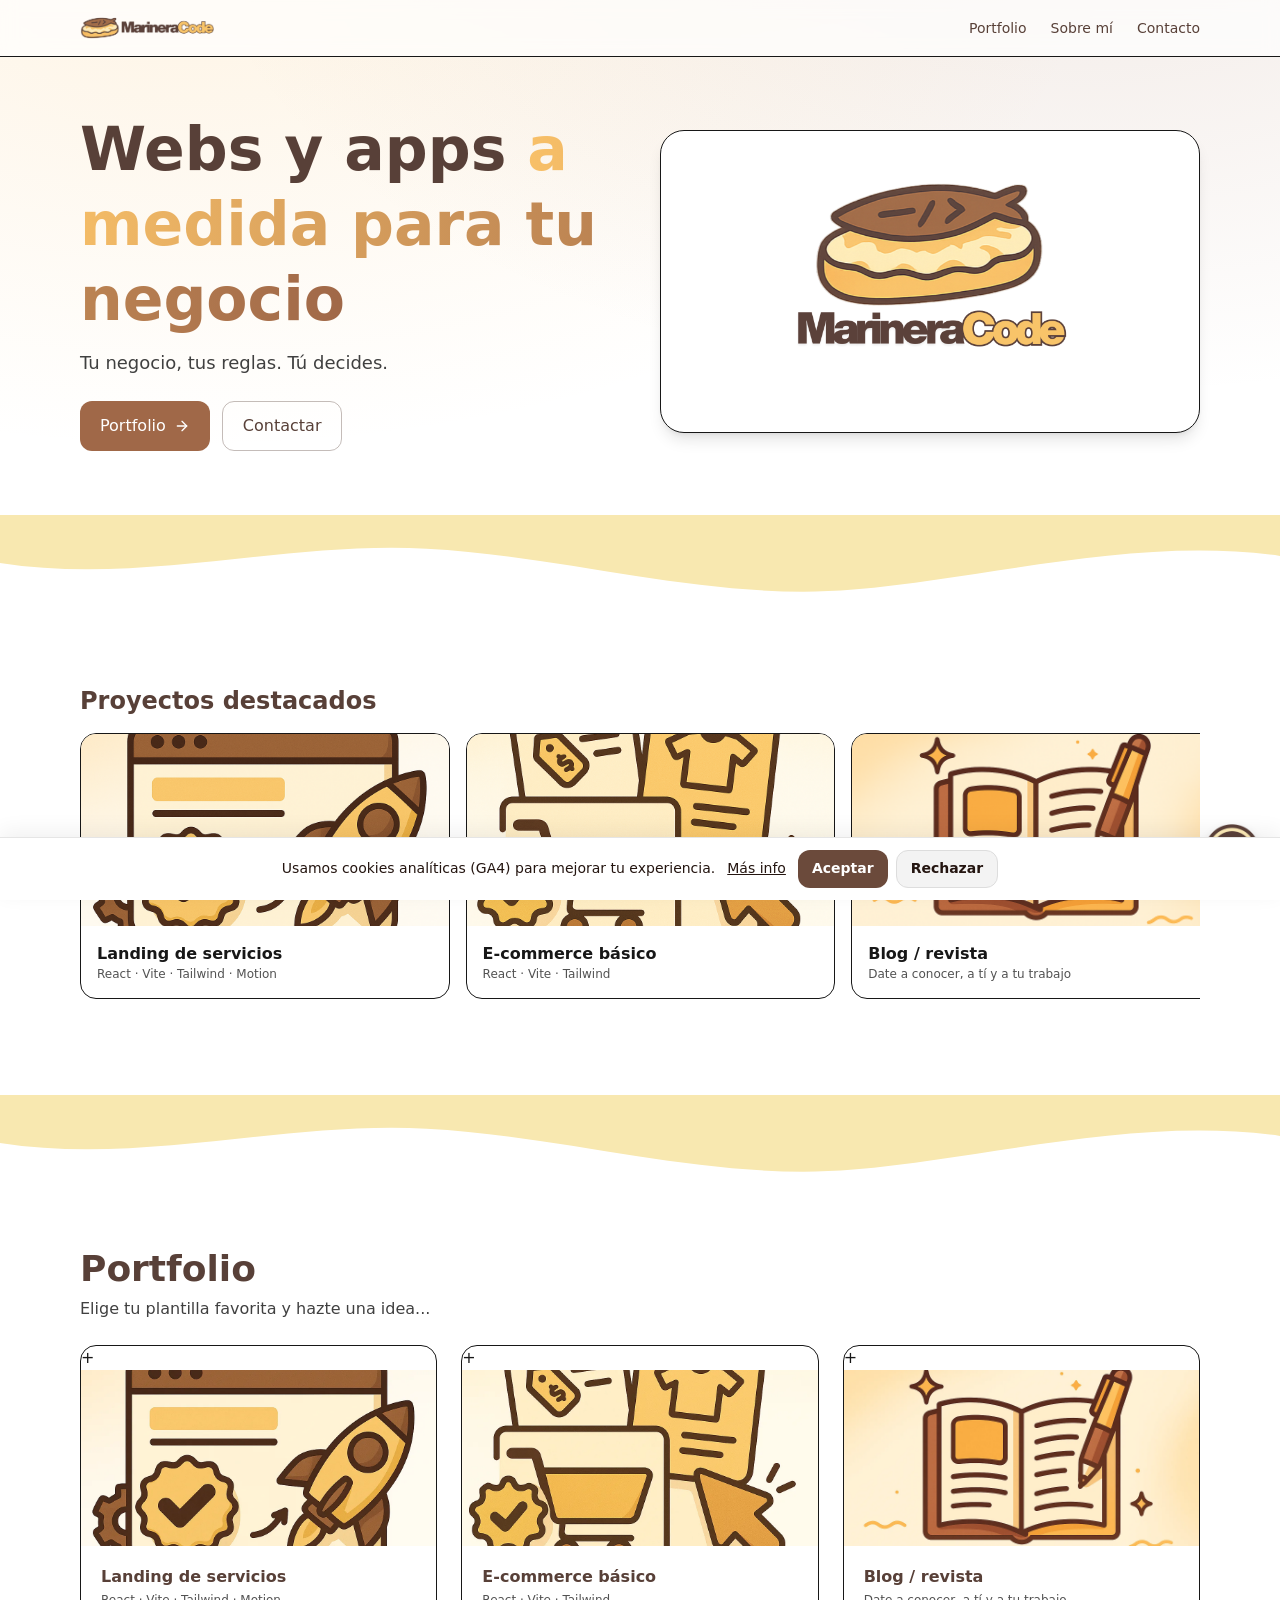
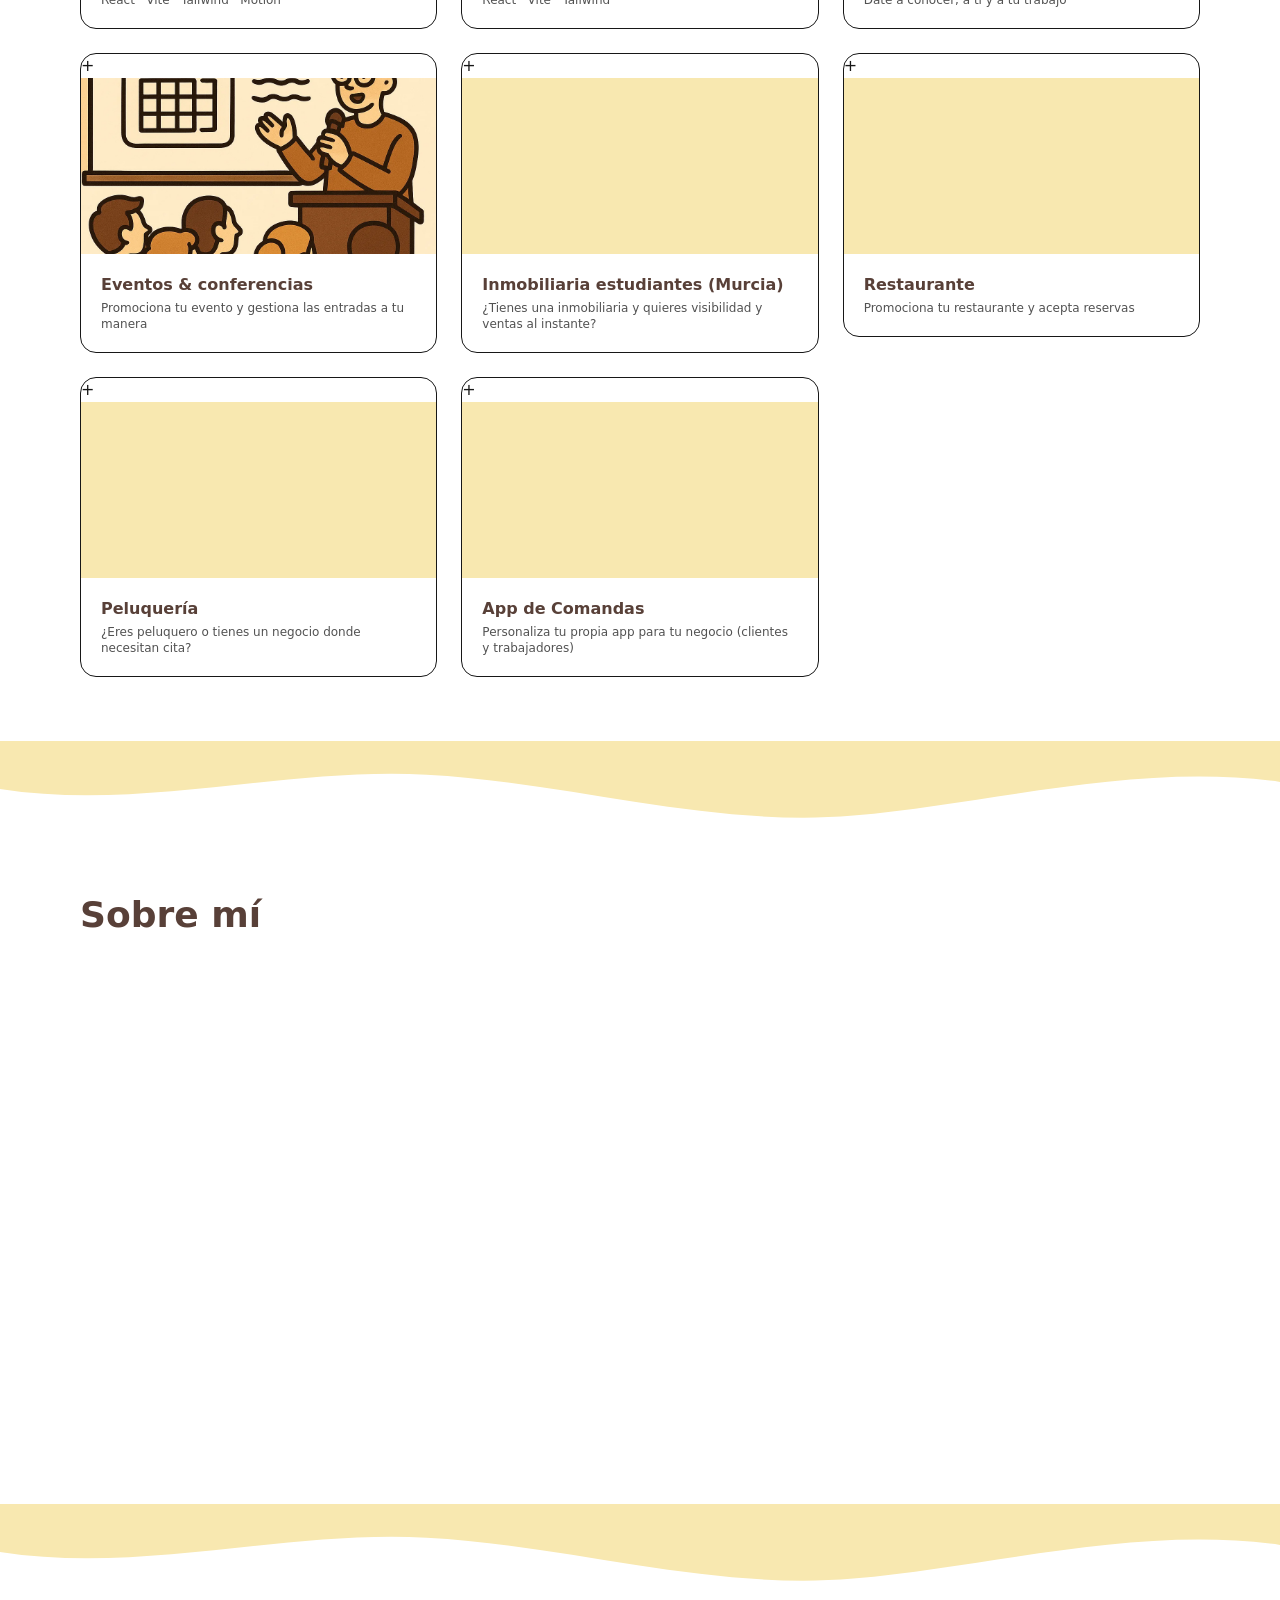
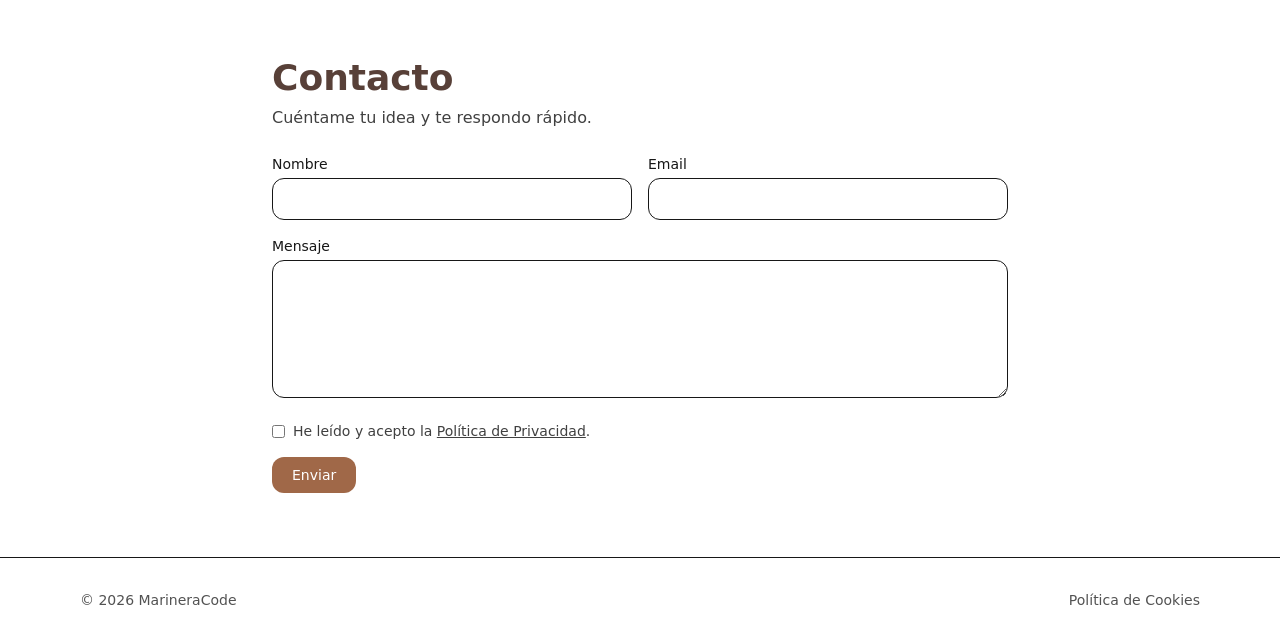
<file: index.html>
<!doctype html>
<html lang="es">
<head>
  <meta charset="UTF-8" />
  <meta name="viewport" content="width=device-width, initial-scale=1" />
  <title>MarineraCode — Portfolio</title>
  <meta name="description" content="Desarrollo web y apps: landings, e-commerce, blog, eventos e inmobiliaria." />
  <meta name="theme-color" content="#A06848" />
  <link rel="canonical" href="https://marineracode.com/">

  <!-- Iconos -->
  <link rel="icon" type="image/png" sizes="32x32" href="/logo-512.png" />
  <link rel="icon" type="image/png" sizes="192x192" href="/logo-512.png" />
  <link rel="apple-touch-icon" href="/logo-512.png" />
  <link rel="preload" as="image" href="/logo-rectangular.png" />

  <!-- Open Graph -->
  <meta property="og:title" content="MarineraCode — Portfolio" />
  <meta property="og:description" content="Webs y apps modernas, con sabor murciano ;)" />
  <meta property="og:type" content="website" />
  <meta property="og:image" content="/logo-con-letras.png" />
  <meta name="twitter:card" content="summary_large_image">

  <!-- Schema.org -->
  <script type="application/ld+json">
  {
    "@context": "https://schema.org",
    "@type": ["Organization","Person"],
    "name": "MarineraCode",
    "url": "https://marineracode.com/",
    "logo": "https://marineracode.com/logo-rectangular.png",
    "sameAs": ["https://github.com/hymako"],
    "contactPoint": [{
      "@type": "ContactPoint",
      "contactType": "customer support",
      "email": "castanocascales@gmail.com",
      "areaServed": "ES",
      "availableLanguage": ["es","en"]
    }]
  }
  </script>

  <!-- Consent Mode por defecto (denied) -->
  <script>
    window.dataLayer = window.dataLayer || [];
    function gtag(){ dataLayer.push(arguments) }
    gtag('consent', 'default', {
      analytics_storage: 'denied',
      ad_storage: 'denied',
      ad_user_data: 'denied',
      ad_personalization: 'denied'
    });
    gtag('set', 'url_passthrough', true);
  </script>

  <!-- Carga ÚNICA del banner de cookies (v cambiar al actualizar el archivo) -->
  <script>
    (function () {
      var v = '2025-09-12-3';
      var s = document.createElement('script');
      s.src = '/js/cookie-consent.v2.js?v=' + v;
      s.defer = true;
      document.head.appendChild(s);
    })();
  </script>

  <!-- GA4 -->
  <script async src="https://www.googletagmanager.com/gtag/js?id=G-RWYJ8T2Q7V"></script>
  <script>
    gtag('js', new Date());
    gtag('config', 'G-RWYJ8T2Q7V', { send_page_view: false });
  </script>
  <script type="module" crossorigin src="/assets/index-CfBm2FtM.js"></script>
  <link rel="stylesheet" crossorigin href="/assets/index-Y41HvGXp.css">
</head>

<body class="bg-white text-neutral-900">
  <div id="root"></div>

  <!-- Vite entry (cárgalo solo una vez) -->

  <!-- NO MÁS banners inline aquí -->
</body>
</html>
</file>
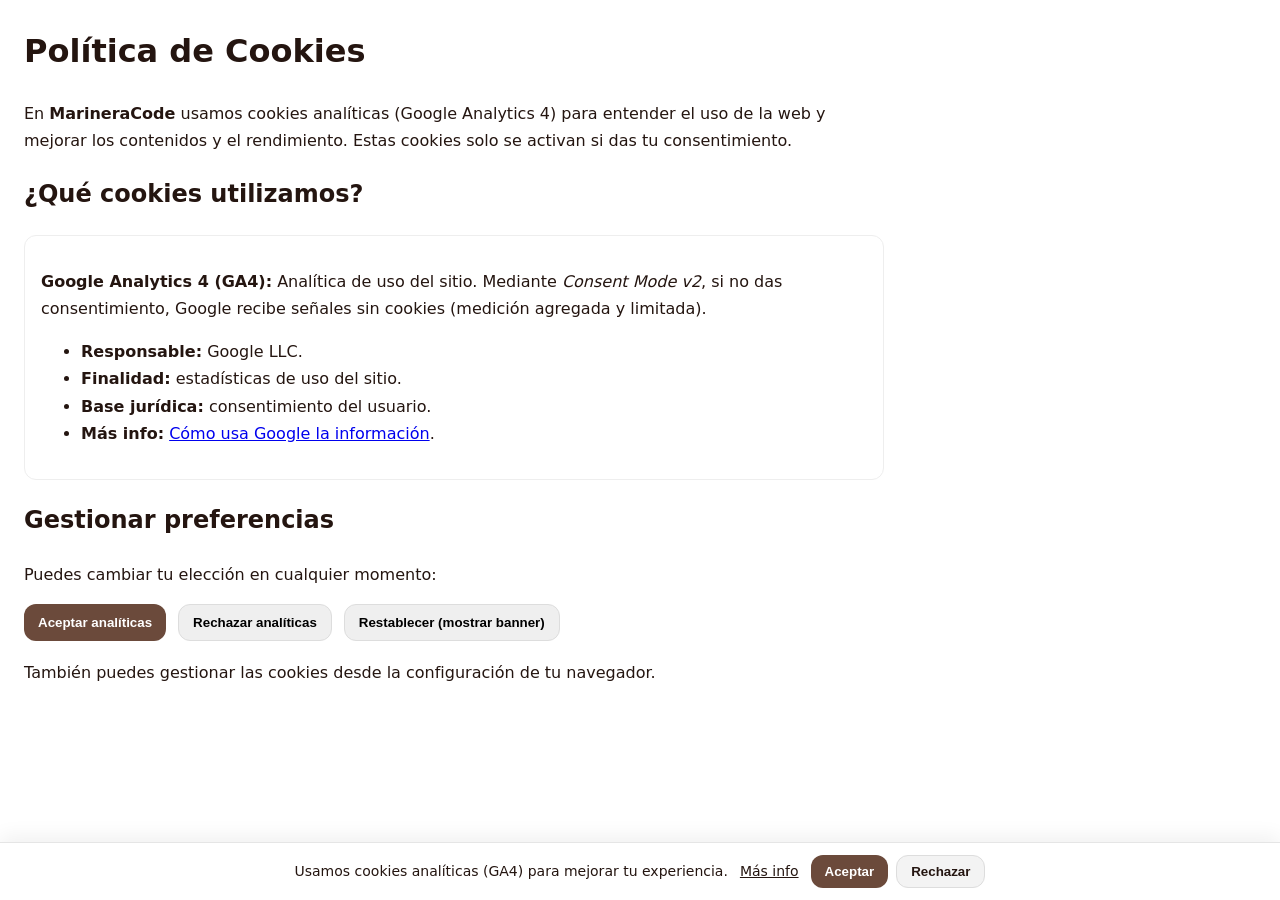
<file: cookies.html>
<!doctype html>
<html lang="es">
<head>
  <meta charset="utf-8" />
  <meta name="viewport" content="width=device-width,initial-scale=1" />
  <title>Política de Cookies – MarineraCode</title>
  <style>
    body{font:16px/1.7 system-ui,Segoe UI,Arial,sans-serif;margin:24px;color:#241510;max-width:860px}
    h1,h2{color:#241510}
    .box{background:#fff;border:1px solid #eee;border-radius:12px;padding:16px}
    .row{display:flex;gap:12px;margin-top:12px;flex-wrap:wrap}
    .btn{border-radius:12px;padding:10px 14px;font-weight:700;cursor:pointer;border:1px solid #ddd}
    .btn-primary{background:#6b4a3b;color:#fff;border:0}
  </style>
</head>
<body>
  <h1>Política de Cookies</h1>
  <p>En <strong>MarineraCode</strong> usamos cookies analíticas (Google Analytics 4) para entender el uso de la web y mejorar los contenidos y el rendimiento. Estas cookies solo se activan si das tu consentimiento.</p>

  <h2>¿Qué cookies utilizamos?</h2>
  <div class="box">
    <p><strong>Google Analytics 4 (GA4):</strong> Analítica de uso del sitio. Mediante <em>Consent Mode v2</em>, si no das consentimiento, Google recibe señales sin cookies (medición agregada y limitada).</p>
    <ul>
      <li><strong>Responsable:</strong> Google LLC.</li>
      <li><strong>Finalidad:</strong> estadísticas de uso del sitio.</li>
      <li><strong>Base jurídica:</strong> consentimiento del usuario.</li>
      <li><strong>Más info:</strong> <a href="https://policies.google.com/technologies/partner-sites?hl=es" target="_blank" rel="noreferrer">Cómo usa Google la información</a>.</li>
    </ul>
  </div>

  <h2>Gestionar preferencias</h2>
  <p>Puedes cambiar tu elección en cualquier momento:</p>
  <div class="row">
    <button class="btn btn-primary" onclick="CookieConsent.set('granted')">Aceptar analíticas</button>
    <button class="btn" onclick="CookieConsent.set('denied')">Rechazar analíticas</button>
    <button class="btn" onclick="CookieConsent.reset()">Restablecer (mostrar banner)</button>
  </div>

  <p style="margin-top:18px">También puedes gestionar las cookies desde la configuración de tu navegador.</p>

  <!-- Carga gtag y el gestor de consentimiento igual que en index.html -->
  <script>
    // Consent por defecto (denegado) — requerido por la UE
    window.dataLayer = window.dataLayer || [];
    function gtag(){ dataLayer.push(arguments); }
    gtag('consent', 'default', {
      'ad_storage': 'denied',
      'analytics_storage': 'denied',
      'ad_user_data': 'denied',
      'ad_personalization': 'denied',
      'wait_for_update': 500
    });
  </script>
  <script async src="https://www.googletagmanager.com/gtag/js?id=G-RWYJ8T2Q7V"></script>
  <script>
    gtag('js', new Date());
    gtag('config', 'G-RWYJ8T2Q7V', { send_page_view: true });
  </script>
  <script src="/js/cookie-consent.v2.js"></script>
</body>
</html>
</file>
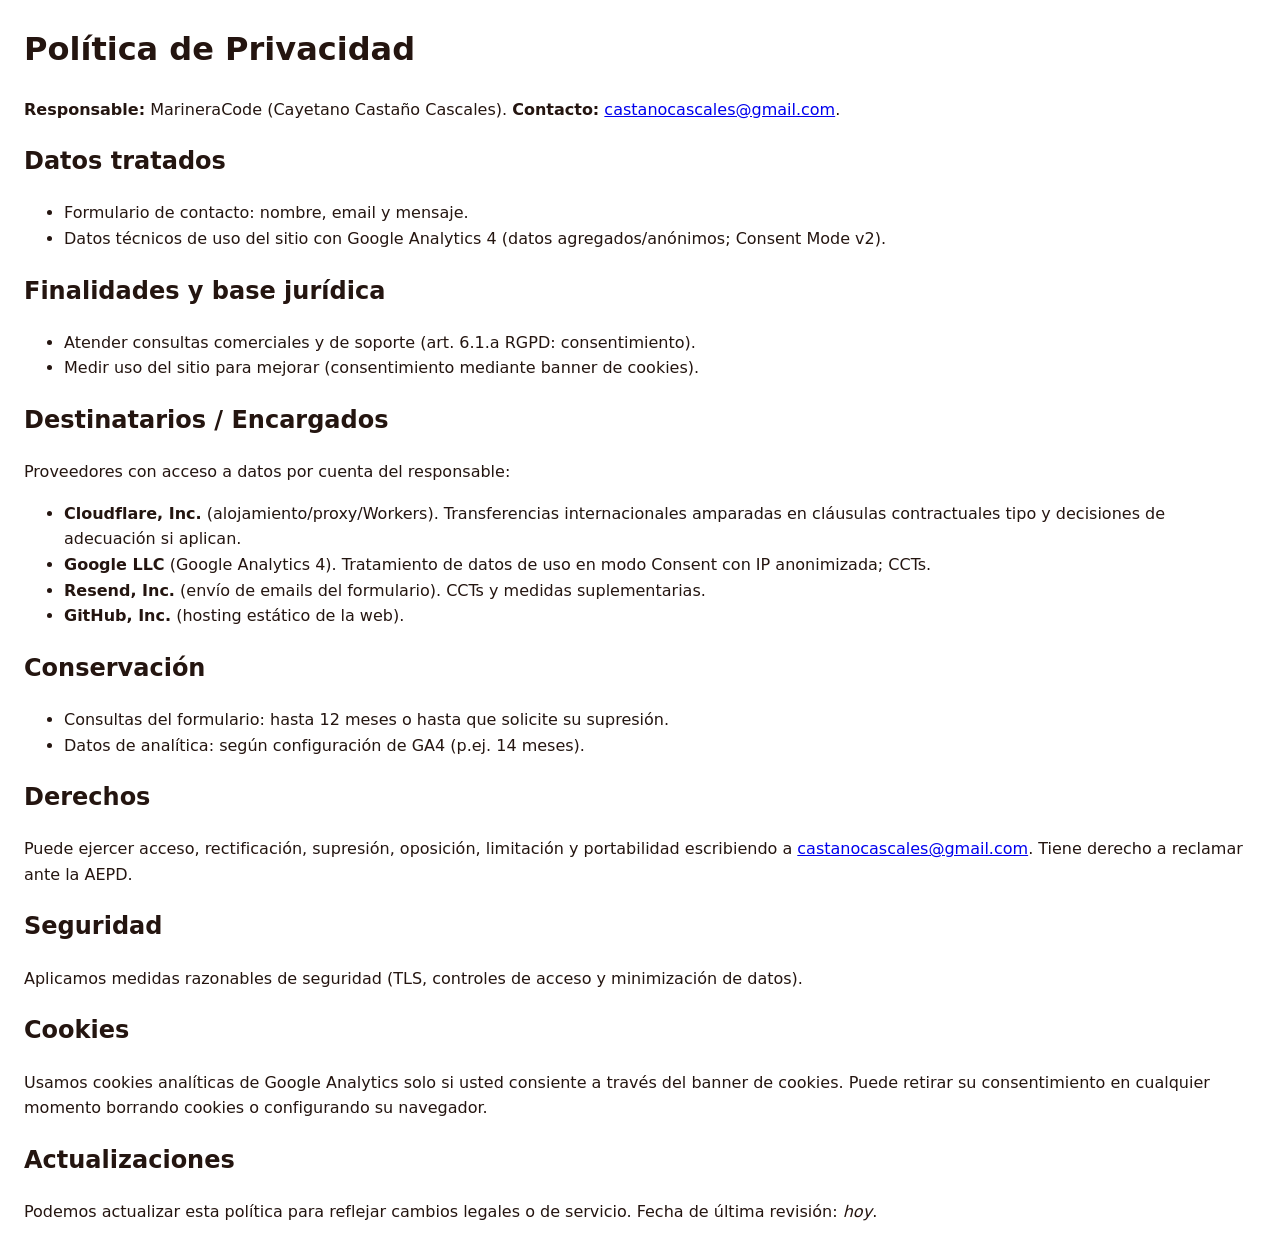
<file: politica-privacidad.html>
<!doctype html><html lang="es"><head>
<meta charset="utf-8"><meta name="viewport" content="width=device-width,initial-scale=1">
<title>Política de Privacidad – MarineraCode</title>
<style>body{font:16px/1.6 system-ui,Segoe UI,Arial,sans-serif;margin:24px;color:#241510} h1,h2{color:#241510}</style>
</head><body>
<h1>Política de Privacidad</h1>
<p><strong>Responsable:</strong> MarineraCode (Cayetano Castaño Cascales). <strong>Contacto:</strong> <a href="mailto:castanocascales@gmail.com">castanocascales@gmail.com</a>.</p>

<h2>Datos tratados</h2>
<ul>
  <li>Formulario de contacto: nombre, email y mensaje.</li>
  <li>Datos técnicos de uso del sitio con Google Analytics 4 (datos agregados/anónimos; Consent Mode v2).</li>
</ul>

<h2>Finalidades y base jurídica</h2>
<ul>
  <li>Atender consultas comerciales y de soporte (art. 6.1.a RGPD: consentimiento).</li>
  <li>Medir uso del sitio para mejorar (consentimiento mediante banner de cookies).</li>
</ul>

<h2>Destinatarios / Encargados</h2>
<p>Proveedores con acceso a datos por cuenta del responsable:</p>
<ul>
  <li><strong>Cloudflare, Inc.</strong> (alojamiento/proxy/Workers). Transferencias internacionales amparadas en cláusulas contractuales tipo y decisiones de adecuación si aplican.</li>
  <li><strong>Google LLC</strong> (Google Analytics 4). Tratamiento de datos de uso en modo Consent con IP anonimizada; CCTs.</li>
  <li><strong>Resend, Inc.</strong> (envío de emails del formulario). CCTs y medidas suplementarias.</li>
  <li><strong>GitHub, Inc.</strong> (hosting estático de la web).</li>
</ul>

<h2>Conservación</h2>
<ul>
  <li>Consultas del formulario: hasta 12 meses o hasta que solicite su supresión.</li>
  <li>Datos de analítica: según configuración de GA4 (p.ej. 14 meses).</li>
</ul>

<h2>Derechos</h2>
<p>Puede ejercer acceso, rectificación, supresión, oposición, limitación y portabilidad escribiendo a <a href="mailto:castanocascales@gmail.com">castanocascales@gmail.com</a>. Tiene derecho a reclamar ante la AEPD.</p>

<h2>Seguridad</h2>
<p>Aplicamos medidas razonables de seguridad (TLS, controles de acceso y minimización de datos).</p>

<h2>Cookies</h2>
<p>Usamos cookies analíticas de Google Analytics solo si usted consiente a través del banner de cookies. Puede retirar su consentimiento en cualquier momento borrando cookies o configurando su navegador.</p>

<h2>Actualizaciones</h2>
<p>Podemos actualizar esta política para reflejar cambios legales o de servicio. Fecha de última revisión: <em>hoy</em>.</p>
</body></html>
</file>
<file: assets/index-Y41HvGXp.css>
/*! tailwindcss v4.1.12 | MIT License | https://tailwindcss.com */@layer properties{@supports (((-webkit-hyphens:none)) and (not (margin-trim:inline))) or ((-moz-orient:inline) and (not (color:rgb(from red r g b)))){*,:before,:after,::backdrop{--tw-rotate-x:initial;--tw-rotate-y:initial;--tw-rotate-z:initial;--tw-skew-x:initial;--tw-skew-y:initial;--tw-space-y-reverse:0;--tw-border-style:solid;--tw-gradient-position:initial;--tw-gradient-from:#0000;--tw-gradient-via:#0000;--tw-gradient-to:#0000;--tw-gradient-stops:initial;--tw-gradient-via-stops:initial;--tw-gradient-from-position:0%;--tw-gradient-via-position:50%;--tw-gradient-to-position:100%;--tw-leading:initial;--tw-font-weight:initial;--tw-shadow:0 0 #0000;--tw-shadow-color:initial;--tw-shadow-alpha:100%;--tw-inset-shadow:0 0 #0000;--tw-inset-shadow-color:initial;--tw-inset-shadow-alpha:100%;--tw-ring-color:initial;--tw-ring-shadow:0 0 #0000;--tw-inset-ring-color:initial;--tw-inset-ring-shadow:0 0 #0000;--tw-ring-inset:initial;--tw-ring-offset-width:0px;--tw-ring-offset-color:#fff;--tw-ring-offset-shadow:0 0 #0000;--tw-outline-style:solid;--tw-blur:initial;--tw-brightness:initial;--tw-contrast:initial;--tw-grayscale:initial;--tw-hue-rotate:initial;--tw-invert:initial;--tw-opacity:initial;--tw-saturate:initial;--tw-sepia:initial;--tw-drop-shadow:initial;--tw-drop-shadow-color:initial;--tw-drop-shadow-alpha:100%;--tw-drop-shadow-size:initial;--tw-backdrop-blur:initial;--tw-backdrop-brightness:initial;--tw-backdrop-contrast:initial;--tw-backdrop-grayscale:initial;--tw-backdrop-hue-rotate:initial;--tw-backdrop-invert:initial;--tw-backdrop-opacity:initial;--tw-backdrop-saturate:initial;--tw-backdrop-sepia:initial;--tw-ease:initial;--tw-scale-x:1;--tw-scale-y:1;--tw-scale-z:1}}}@layer theme{:root,:host{--font-sans:ui-sans-serif,system-ui,sans-serif,"Apple Color Emoji","Segoe UI Emoji","Segoe UI Symbol","Noto Color Emoji";--font-mono:ui-monospace,SFMono-Regular,Menlo,Monaco,Consolas,"Liberation Mono","Courier New",monospace;--color-red-700:oklch(50.5% .213 27.518);--color-green-700:oklch(52.7% .154 150.069);--color-neutral-600:oklch(43.9% 0 0);--color-neutral-700:oklch(37.1% 0 0);--color-neutral-900:oklch(20.5% 0 0);--color-black:#000;--color-white:#fff;--spacing:.25rem;--container-3xl:48rem;--container-6xl:72rem;--text-xs:.75rem;--text-xs--line-height:calc(1/.75);--text-sm:.875rem;--text-sm--line-height:calc(1.25/.875);--text-base:1rem;--text-base--line-height: 1.5 ;--text-lg:1.125rem;--text-lg--line-height:calc(1.75/1.125);--text-2xl:1.5rem;--text-2xl--line-height:calc(2/1.5);--text-3xl:1.875rem;--text-3xl--line-height: 1.2 ;--text-4xl:2.25rem;--text-4xl--line-height:calc(2.5/2.25);--text-6xl:3.75rem;--text-6xl--line-height:1;--font-weight-medium:500;--font-weight-semibold:600;--font-weight-bold:700;--font-weight-extrabold:800;--leading-tight:1.25;--leading-snug:1.375;--radius-lg:.5rem;--radius-xl:.75rem;--radius-2xl:1rem;--radius-3xl:1.5rem;--drop-shadow-lg:0 4px 4px #00000026;--ease-in:cubic-bezier(.4,0,1,1);--ease-out:cubic-bezier(0,0,.2,1);--ease-in-out:cubic-bezier(.4,0,.2,1);--animate-spin:spin 1s linear infinite;--aspect-video:16/9;--default-transition-duration:.15s;--default-transition-timing-function:cubic-bezier(.4,0,.2,1);--default-font-family:var(--font-sans);--default-mono-font-family:var(--font-mono)}}@layer base{*,:after,:before,::backdrop{box-sizing:border-box;border:0 solid;margin:0;padding:0}::file-selector-button{box-sizing:border-box;border:0 solid;margin:0;padding:0}html,:host{-webkit-text-size-adjust:100%;-moz-tab-size:4;tab-size:4;line-height:1.5;font-family:var(--default-font-family,ui-sans-serif,system-ui,sans-serif,"Apple Color Emoji","Segoe UI Emoji","Segoe UI Symbol","Noto Color Emoji");font-feature-settings:var(--default-font-feature-settings,normal);font-variation-settings:var(--default-font-variation-settings,normal);-webkit-tap-highlight-color:transparent}hr{height:0;color:inherit;border-top-width:1px}abbr:where([title]){-webkit-text-decoration:underline dotted;text-decoration:underline dotted}h1,h2,h3,h4,h5,h6{font-size:inherit;font-weight:inherit}a{color:inherit;-webkit-text-decoration:inherit;text-decoration:inherit}b,strong{font-weight:bolder}code,kbd,samp,pre{font-family:var(--default-mono-font-family,ui-monospace,SFMono-Regular,Menlo,Monaco,Consolas,"Liberation Mono","Courier New",monospace);font-feature-settings:var(--default-mono-font-feature-settings,normal);font-variation-settings:var(--default-mono-font-variation-settings,normal);font-size:1em}small{font-size:80%}sub,sup{vertical-align:baseline;font-size:75%;line-height:0;position:relative}sub{bottom:-.25em}sup{top:-.5em}table{text-indent:0;border-color:inherit;border-collapse:collapse}:-moz-focusring{outline:auto}progress{vertical-align:baseline}summary{display:list-item}ol,ul,menu{list-style:none}img,svg,video,canvas,audio,iframe,embed,object{vertical-align:middle;display:block}img,video{max-width:100%;height:auto}button,input,select,optgroup,textarea{font:inherit;font-feature-settings:inherit;font-variation-settings:inherit;letter-spacing:inherit;color:inherit;opacity:1;background-color:#0000;border-radius:0}::file-selector-button{font:inherit;font-feature-settings:inherit;font-variation-settings:inherit;letter-spacing:inherit;color:inherit;opacity:1;background-color:#0000;border-radius:0}:where(select:is([multiple],[size])) optgroup{font-weight:bolder}:where(select:is([multiple],[size])) optgroup option{padding-inline-start:20px}::file-selector-button{margin-inline-end:4px}::placeholder{opacity:1}@supports (not ((-webkit-appearance:-apple-pay-button))) or (contain-intrinsic-size:1px){::placeholder{color:currentColor}@supports (color:color-mix(in lab,red,red)){::placeholder{color:color-mix(in oklab,currentcolor 50%,transparent)}}}textarea{resize:vertical}::-webkit-search-decoration{-webkit-appearance:none}::-webkit-date-and-time-value{min-height:1lh;text-align:inherit}::-webkit-datetime-edit{display:inline-flex}::-webkit-datetime-edit-fields-wrapper{padding:0}::-webkit-datetime-edit{padding-block:0}::-webkit-datetime-edit-year-field{padding-block:0}::-webkit-datetime-edit-month-field{padding-block:0}::-webkit-datetime-edit-day-field{padding-block:0}::-webkit-datetime-edit-hour-field{padding-block:0}::-webkit-datetime-edit-minute-field{padding-block:0}::-webkit-datetime-edit-second-field{padding-block:0}::-webkit-datetime-edit-millisecond-field{padding-block:0}::-webkit-datetime-edit-meridiem-field{padding-block:0}::-webkit-calendar-picker-indicator{line-height:1}:-moz-ui-invalid{box-shadow:none}button,input:where([type=button],[type=reset],[type=submit]){-webkit-appearance:button;-moz-appearance:button;appearance:button}::file-selector-button{-webkit-appearance:button;-moz-appearance:button;appearance:button}::-webkit-inner-spin-button{height:auto}::-webkit-outer-spin-button{height:auto}[hidden]:where(:not([hidden=until-found])){display:none!important}}@layer components;@layer utilities{.pointer-events-none{pointer-events:none}.visible{visibility:visible}.sr-only{clip:rect(0,0,0,0);white-space:nowrap;border-width:0;width:1px;height:1px;margin:-1px;padding:0;position:absolute;overflow:hidden}.absolute{position:absolute}.fixed{position:fixed}.relative{position:relative}.inset-0{inset:calc(var(--spacing)*0)}.inset-x-0{inset-inline:calc(var(--spacing)*0)}.top-0{top:calc(var(--spacing)*0)}.right-3{right:calc(var(--spacing)*3)}.right-5{right:calc(var(--spacing)*5)}.bottom-2{bottom:calc(var(--spacing)*2)}.bottom-3{bottom:calc(var(--spacing)*3)}.bottom-5{bottom:calc(var(--spacing)*5)}.left-3{left:calc(var(--spacing)*3)}.z-50{z-index:50}.mx-auto{margin-inline:auto}.mt-1{margin-top:calc(var(--spacing)*1)}.mt-2{margin-top:calc(var(--spacing)*2)}.mt-3{margin-top:calc(var(--spacing)*3)}.mt-6{margin-top:calc(var(--spacing)*6)}.mt-8{margin-top:calc(var(--spacing)*8)}.mb-1{margin-bottom:calc(var(--spacing)*1)}.mb-4{margin-bottom:calc(var(--spacing)*4)}.ml-2{margin-left:calc(var(--spacing)*2)}.block{display:block}.contents{display:contents}.flex{display:flex}.grid{display:grid}.hidden{display:none}.inline{display:inline}.inline-flex{display:inline-flex}.aspect-video{aspect-ratio:var(--aspect-video)}.h-4{height:calc(var(--spacing)*4)}.h-8{height:calc(var(--spacing)*8)}.h-44{height:calc(var(--spacing)*44)}.h-48{height:calc(var(--spacing)*48)}.h-full{height:100%}.min-h-screen{min-height:100vh}.w-4{width:calc(var(--spacing)*4)}.w-auto{width:auto}.w-full{width:100%}.max-w-3xl{max-width:var(--container-3xl)}.max-w-6xl{max-width:var(--container-6xl)}.min-w-\[80\%\]{min-width:80%}.transform{transform:var(--tw-rotate-x,)var(--tw-rotate-y,)var(--tw-rotate-z,)var(--tw-skew-x,)var(--tw-skew-y,)}.animate-spin{animation:var(--animate-spin)}.resize{resize:both}.grid-cols-2{grid-template-columns:repeat(2,minmax(0,1fr))}.items-center{align-items:center}.items-start{align-items:flex-start}.justify-between{justify-content:space-between}.justify-center{justify-content:center}.gap-2{gap:calc(var(--spacing)*2)}.gap-3{gap:calc(var(--spacing)*3)}.gap-4{gap:calc(var(--spacing)*4)}.gap-6{gap:calc(var(--spacing)*6)}.gap-10{gap:calc(var(--spacing)*10)}:where(.space-y-4>:not(:last-child)){--tw-space-y-reverse:0;margin-block-start:calc(calc(var(--spacing)*4)*var(--tw-space-y-reverse));margin-block-end:calc(calc(var(--spacing)*4)*calc(1 - var(--tw-space-y-reverse)))}.overflow-hidden{overflow:hidden}.rounded-2xl{border-radius:var(--radius-2xl)}.rounded-3xl{border-radius:var(--radius-3xl)}.rounded-lg{border-radius:var(--radius-lg)}.rounded-xl{border-radius:var(--radius-xl)}.border{border-style:var(--tw-border-style);border-width:1px}.border-t{border-top-style:var(--tw-border-style);border-top-width:1px}.border-b{border-bottom-style:var(--tw-border-style);border-bottom-width:1px}.border-\[color-mix\(in_oklab\,var\(--brand-ink\)_35\%\,transparent\)\]{border-color:var(--brand-ink)}@supports (color:color-mix(in lab,red,red)){.border-\[color-mix\(in_oklab\,var\(--brand-ink\)_35\%\,transparent\)\]{border-color:color-mix(in oklab,var(--brand-ink)35%,transparent)}}.bg-\[var\(--brand-aioli\)\]{background-color:var(--brand-aioli)}.bg-\[var\(--brand-anchovy\)\]{background-color:var(--brand-anchovy)}.bg-black\/45{background-color:#00000073}@supports (color:color-mix(in lab,red,red)){.bg-black\/45{background-color:color-mix(in oklab,var(--color-black)45%,transparent)}}.bg-transparent{background-color:#0000}.bg-white{background-color:var(--color-white)}.bg-white\/70{background-color:#ffffffb3}@supports (color:color-mix(in lab,red,red)){.bg-white\/70{background-color:color-mix(in oklab,var(--color-white)70%,transparent)}}.bg-gradient-to-r{--tw-gradient-position:to right in oklab;background-image:linear-gradient(var(--tw-gradient-stops))}.bg-gradient-to-t{--tw-gradient-position:to top in oklab;background-image:linear-gradient(var(--tw-gradient-stops))}.from-\[var\(--brand-bread\)\]{--tw-gradient-from:var(--brand-bread);--tw-gradient-stops:var(--tw-gradient-via-stops,var(--tw-gradient-position),var(--tw-gradient-from)var(--tw-gradient-from-position),var(--tw-gradient-to)var(--tw-gradient-to-position))}.from-black\/45{--tw-gradient-from:#00000073}@supports (color:color-mix(in lab,red,red)){.from-black\/45{--tw-gradient-from:color-mix(in oklab,var(--color-black)45%,transparent)}}.from-black\/45{--tw-gradient-stops:var(--tw-gradient-via-stops,var(--tw-gradient-position),var(--tw-gradient-from)var(--tw-gradient-from-position),var(--tw-gradient-to)var(--tw-gradient-to-position))}.via-black\/15{--tw-gradient-via:#00000026}@supports (color:color-mix(in lab,red,red)){.via-black\/15{--tw-gradient-via:color-mix(in oklab,var(--color-black)15%,transparent)}}.via-black\/15{--tw-gradient-via-stops:var(--tw-gradient-position),var(--tw-gradient-from)var(--tw-gradient-from-position),var(--tw-gradient-via)var(--tw-gradient-via-position),var(--tw-gradient-to)var(--tw-gradient-to-position);--tw-gradient-stops:var(--tw-gradient-via-stops)}.to-\[var\(--brand-anchovy\)\]{--tw-gradient-to:var(--brand-anchovy);--tw-gradient-stops:var(--tw-gradient-via-stops,var(--tw-gradient-position),var(--tw-gradient-from)var(--tw-gradient-from-position),var(--tw-gradient-to)var(--tw-gradient-to-position))}.to-transparent{--tw-gradient-to:transparent;--tw-gradient-stops:var(--tw-gradient-via-stops,var(--tw-gradient-position),var(--tw-gradient-from)var(--tw-gradient-from-position),var(--tw-gradient-to)var(--tw-gradient-to-position))}.bg-clip-text{-webkit-background-clip:text;background-clip:text}.object-contain{object-fit:contain}.object-cover{object-fit:cover}.p-4{padding:calc(var(--spacing)*4)}.p-5{padding:calc(var(--spacing)*5)}.px-2{padding-inline:calc(var(--spacing)*2)}.px-3{padding-inline:calc(var(--spacing)*3)}.px-4{padding-inline:calc(var(--spacing)*4)}.px-5{padding-inline:calc(var(--spacing)*5)}.py-1{padding-block:calc(var(--spacing)*1)}.py-1\.5{padding-block:calc(var(--spacing)*1.5)}.py-2{padding-block:calc(var(--spacing)*2)}.py-3{padding-block:calc(var(--spacing)*3)}.py-8{padding-block:calc(var(--spacing)*8)}.py-10{padding-block:calc(var(--spacing)*10)}.py-16{padding-block:calc(var(--spacing)*16)}.pt-28{padding-top:calc(var(--spacing)*28)}.pb-16{padding-bottom:calc(var(--spacing)*16)}.text-2xl{font-size:var(--text-2xl);line-height:var(--tw-leading,var(--text-2xl--line-height))}.text-3xl{font-size:var(--text-3xl);line-height:var(--tw-leading,var(--text-3xl--line-height))}.text-4xl{font-size:var(--text-4xl);line-height:var(--tw-leading,var(--text-4xl--line-height))}.text-base{font-size:var(--text-base);line-height:var(--tw-leading,var(--text-base--line-height))}.text-lg{font-size:var(--text-lg);line-height:var(--tw-leading,var(--text-lg--line-height))}.text-sm{font-size:var(--text-sm);line-height:var(--tw-leading,var(--text-sm--line-height))}.text-xs{font-size:var(--text-xs);line-height:var(--tw-leading,var(--text-xs--line-height))}.text-\[11px\]{font-size:11px}.leading-snug{--tw-leading:var(--leading-snug);line-height:var(--leading-snug)}.leading-tight{--tw-leading:var(--leading-tight);line-height:var(--leading-tight)}.font-bold{--tw-font-weight:var(--font-weight-bold);font-weight:var(--font-weight-bold)}.font-extrabold{--tw-font-weight:var(--font-weight-extrabold);font-weight:var(--font-weight-extrabold)}.font-medium{--tw-font-weight:var(--font-weight-medium);font-weight:var(--font-weight-medium)}.font-semibold{--tw-font-weight:var(--font-weight-semibold);font-weight:var(--font-weight-semibold)}.text-\[var\(--brand-ink\)\]{color:var(--brand-ink)}.text-green-700{color:var(--color-green-700)}.text-neutral-600{color:var(--color-neutral-600)}.text-neutral-700{color:var(--color-neutral-700)}.text-neutral-900{color:var(--color-neutral-900)}.text-red-700{color:var(--color-red-700)}.text-transparent{color:#0000}.text-white{color:var(--color-white)}.underline{text-decoration-line:underline}.opacity-0{opacity:0}.opacity-90{opacity:.9}.shadow-lg{--tw-shadow:0 10px 15px -3px var(--tw-shadow-color,#0000001a),0 4px 6px -4px var(--tw-shadow-color,#0000001a);box-shadow:var(--tw-inset-shadow),var(--tw-inset-ring-shadow),var(--tw-ring-offset-shadow),var(--tw-ring-shadow),var(--tw-shadow)}.outline{outline-style:var(--tw-outline-style);outline-width:1px}.blur{--tw-blur:blur(8px);filter:var(--tw-blur,)var(--tw-brightness,)var(--tw-contrast,)var(--tw-grayscale,)var(--tw-hue-rotate,)var(--tw-invert,)var(--tw-saturate,)var(--tw-sepia,)var(--tw-drop-shadow,)}.drop-shadow{--tw-drop-shadow-size:drop-shadow(0 1px 2px var(--tw-drop-shadow-color,#0000001a))drop-shadow(0 1px 1px var(--tw-drop-shadow-color,#0000000f));--tw-drop-shadow:drop-shadow(0 1px 2px #0000001a)drop-shadow(0 1px 1px #0000000f);filter:var(--tw-blur,)var(--tw-brightness,)var(--tw-contrast,)var(--tw-grayscale,)var(--tw-hue-rotate,)var(--tw-invert,)var(--tw-saturate,)var(--tw-sepia,)var(--tw-drop-shadow,)}.drop-shadow-lg{--tw-drop-shadow-size:drop-shadow(0 4px 4px var(--tw-drop-shadow-color,#00000026));--tw-drop-shadow:drop-shadow(var(--drop-shadow-lg));filter:var(--tw-blur,)var(--tw-brightness,)var(--tw-contrast,)var(--tw-grayscale,)var(--tw-hue-rotate,)var(--tw-invert,)var(--tw-saturate,)var(--tw-sepia,)var(--tw-drop-shadow,)}.filter{filter:var(--tw-blur,)var(--tw-brightness,)var(--tw-contrast,)var(--tw-grayscale,)var(--tw-hue-rotate,)var(--tw-invert,)var(--tw-saturate,)var(--tw-sepia,)var(--tw-drop-shadow,)}.backdrop-blur{--tw-backdrop-blur:blur(8px);-webkit-backdrop-filter:var(--tw-backdrop-blur,)var(--tw-backdrop-brightness,)var(--tw-backdrop-contrast,)var(--tw-backdrop-grayscale,)var(--tw-backdrop-hue-rotate,)var(--tw-backdrop-invert,)var(--tw-backdrop-opacity,)var(--tw-backdrop-saturate,)var(--tw-backdrop-sepia,);backdrop-filter:var(--tw-backdrop-blur,)var(--tw-backdrop-brightness,)var(--tw-backdrop-contrast,)var(--tw-backdrop-grayscale,)var(--tw-backdrop-hue-rotate,)var(--tw-backdrop-invert,)var(--tw-backdrop-opacity,)var(--tw-backdrop-saturate,)var(--tw-backdrop-sepia,)}.transition{transition-property:color,background-color,border-color,outline-color,text-decoration-color,fill,stroke,--tw-gradient-from,--tw-gradient-via,--tw-gradient-to,opacity,box-shadow,transform,translate,scale,rotate,filter,-webkit-backdrop-filter,backdrop-filter,display,visibility,content-visibility,overlay,pointer-events;transition-timing-function:var(--tw-ease,var(--default-transition-timing-function));transition-duration:var(--tw-duration,var(--default-transition-duration))}.transition\!{transition-property:color,background-color,border-color,outline-color,text-decoration-color,fill,stroke,--tw-gradient-from,--tw-gradient-via,--tw-gradient-to,opacity,box-shadow,transform,translate,scale,rotate,filter,-webkit-backdrop-filter,backdrop-filter,display,visibility,content-visibility,overlay,pointer-events!important;transition-timing-function:var(--tw-ease,var(--default-transition-timing-function))!important;transition-duration:var(--tw-duration,var(--default-transition-duration))!important}.transition-transform{transition-property:transform,translate,scale,rotate;transition-timing-function:var(--tw-ease,var(--default-transition-timing-function));transition-duration:var(--tw-duration,var(--default-transition-duration))}.ease-in{--tw-ease:var(--ease-in);transition-timing-function:var(--ease-in)}.ease-in-out{--tw-ease:var(--ease-in-out);transition-timing-function:var(--ease-in-out)}.ease-out{--tw-ease:var(--ease-out);transition-timing-function:var(--ease-out)}.select-none{-webkit-user-select:none;user-select:none}@media (hover:hover){.group-hover\:opacity-100:is(:where(.group):hover *){opacity:1}.hover\:scale-105:hover{--tw-scale-x:105%;--tw-scale-y:105%;--tw-scale-z:105%;scale:var(--tw-scale-x)var(--tw-scale-y)}.hover\:bg-\[color-mix\(in_oklab\,var\(--brand-aioli\)_35\%\,transparent\)\]:hover{background-color:var(--brand-aioli)}@supports (color:color-mix(in lab,red,red)){.hover\:bg-\[color-mix\(in_oklab\,var\(--brand-aioli\)_35\%\,transparent\)\]:hover{background-color:color-mix(in oklab,var(--brand-aioli)35%,transparent)}}.hover\:opacity-70:hover{opacity:.7}.hover\:opacity-90:hover{opacity:.9}}.focus\:ring-2:focus{--tw-ring-shadow:var(--tw-ring-inset,)0 0 0 calc(2px + var(--tw-ring-offset-width))var(--tw-ring-color,currentcolor);box-shadow:var(--tw-inset-shadow),var(--tw-inset-ring-shadow),var(--tw-ring-offset-shadow),var(--tw-ring-shadow),var(--tw-shadow)}.focus\:ring-\[var\(--brand-anchovy\)\]:focus{--tw-ring-color:var(--brand-anchovy)}.focus\:outline-none:focus{--tw-outline-style:none;outline-style:none}.focus-visible\:ring-2:focus-visible{--tw-ring-shadow:var(--tw-ring-inset,)0 0 0 calc(2px + var(--tw-ring-offset-width))var(--tw-ring-color,currentcolor);box-shadow:var(--tw-inset-shadow),var(--tw-inset-ring-shadow),var(--tw-ring-offset-shadow),var(--tw-ring-shadow),var(--tw-shadow)}.focus-visible\:ring-\[var\(--brand-anchovy\)\]:focus-visible{--tw-ring-color:var(--brand-anchovy)}.focus-visible\:ring-\[var\(--brand-ink\)\]:focus-visible{--tw-ring-color:var(--brand-ink)}.focus-visible\:ring-offset-2:focus-visible{--tw-ring-offset-width:2px;--tw-ring-offset-shadow:var(--tw-ring-inset,)0 0 0 var(--tw-ring-offset-width)var(--tw-ring-offset-color)}.focus-visible\:outline-none:focus-visible{--tw-outline-style:none;outline-style:none}.disabled\:pointer-events-none:disabled{pointer-events:none}.disabled\:opacity-50:disabled{opacity:.5}@media (min-width:40rem){.sm\:min-w-\[50\%\]{min-width:50%}.sm\:grid-cols-2{grid-template-columns:repeat(2,minmax(0,1fr))}}@media (min-width:48rem){.md\:flex{display:flex}.md\:min-w-\[33\%\]{min-width:33%}.md\:grid-cols-2{grid-template-columns:repeat(2,minmax(0,1fr))}.md\:grid-cols-3{grid-template-columns:repeat(3,minmax(0,1fr))}.md\:grid-cols-4{grid-template-columns:repeat(4,minmax(0,1fr))}.md\:text-4xl{font-size:var(--text-4xl);line-height:var(--tw-leading,var(--text-4xl--line-height))}.md\:text-6xl{font-size:var(--text-6xl);line-height:var(--tw-leading,var(--text-6xl--line-height))}}}@media (prefers-reduced-motion:reduce){*{scroll-behavior:auto!important;transition-duration:.001ms!important;animation-duration:.001ms!important;animation-iteration-count:1!important}}:root{--brand-ink:#584038;--brand-anchovy:#a06848;--brand-bread:#f8c068;--brand-aioli:#f8e8b0;--card-ease:cubic-bezier(.2,.85,.2,1)}.hero-gradient{background:radial-gradient(900px 500px at 15% -10%,var(--brand-bread),transparent),radial-gradient(900px 500px at 85% -20%,var(--brand-anchovy),transparent)}@supports (color:color-mix(in lab,red,red)){.hero-gradient{background:radial-gradient(900px 500px at 15% -10%,color-mix(in oklab,var(--brand-bread)18%,transparent),transparent),radial-gradient(900px 500px at 85% -20%,color-mix(in oklab,var(--brand-anchovy)14%,transparent),transparent)}}.perspective-1200{perspective:1200px}.card-hover-raise:hover{transform:translateY(-2px);box-shadow:0 12px 30px #00000014}.card-viewport{perspective:1200px}.card-inner{width:100%;height:100%;transform-style:preserve-3d;will-change:transform;transition:transform .6s cubic-bezier(.2,.85,.2,1);position:relative}.card[data-flipped=true] .card-inner{transform:rotateY(180deg)}.card-face{backface-visibility:hidden;position:absolute;top:0;right:0;bottom:0;left:0}.card-face.front{transform:rotateY(0)}.card-face.back{transform:rotateY(180deg)}.card-shine:after{content:"";transition:transform .8s var(--card-ease);pointer-events:none;background:linear-gradient(120deg,#0000 40%,#ffffff26,#0000 60%);position:absolute;top:-20%;right:-20%;bottom:-20%;left:-20%;transform:translate(-60%)}.card-3d:hover .card-shine:after{transform:translate(10%)}.card-glass{-webkit-backdrop-filter:blur(10px);backdrop-filter:blur(10px);border-color:var(--brand-ink);background:#ffffffb3}@supports (color:color-mix(in lab,red,red)){.card-glass{border-color:color-mix(in oklab,var(--brand-ink)20%,transparent)}}html,body,#root{height:100%}@property --tw-rotate-x{syntax:"*";inherits:false}@property --tw-rotate-y{syntax:"*";inherits:false}@property --tw-rotate-z{syntax:"*";inherits:false}@property --tw-skew-x{syntax:"*";inherits:false}@property --tw-skew-y{syntax:"*";inherits:false}@property --tw-space-y-reverse{syntax:"*";inherits:false;initial-value:0}@property --tw-border-style{syntax:"*";inherits:false;initial-value:solid}@property --tw-gradient-position{syntax:"*";inherits:false}@property --tw-gradient-from{syntax:"<color>";inherits:false;initial-value:#0000}@property --tw-gradient-via{syntax:"<color>";inherits:false;initial-value:#0000}@property --tw-gradient-to{syntax:"<color>";inherits:false;initial-value:#0000}@property --tw-gradient-stops{syntax:"*";inherits:false}@property --tw-gradient-via-stops{syntax:"*";inherits:false}@property --tw-gradient-from-position{syntax:"<length-percentage>";inherits:false;initial-value:0%}@property --tw-gradient-via-position{syntax:"<length-percentage>";inherits:false;initial-value:50%}@property --tw-gradient-to-position{syntax:"<length-percentage>";inherits:false;initial-value:100%}@property --tw-leading{syntax:"*";inherits:false}@property --tw-font-weight{syntax:"*";inherits:false}@property --tw-shadow{syntax:"*";inherits:false;initial-value:0 0 #0000}@property --tw-shadow-color{syntax:"*";inherits:false}@property --tw-shadow-alpha{syntax:"<percentage>";inherits:false;initial-value:100%}@property --tw-inset-shadow{syntax:"*";inherits:false;initial-value:0 0 #0000}@property --tw-inset-shadow-color{syntax:"*";inherits:false}@property --tw-inset-shadow-alpha{syntax:"<percentage>";inherits:false;initial-value:100%}@property --tw-ring-color{syntax:"*";inherits:false}@property --tw-ring-shadow{syntax:"*";inherits:false;initial-value:0 0 #0000}@property --tw-inset-ring-color{syntax:"*";inherits:false}@property --tw-inset-ring-shadow{syntax:"*";inherits:false;initial-value:0 0 #0000}@property --tw-ring-inset{syntax:"*";inherits:false}@property --tw-ring-offset-width{syntax:"<length>";inherits:false;initial-value:0}@property --tw-ring-offset-color{syntax:"*";inherits:false;initial-value:#fff}@property --tw-ring-offset-shadow{syntax:"*";inherits:false;initial-value:0 0 #0000}@property --tw-outline-style{syntax:"*";inherits:false;initial-value:solid}@property --tw-blur{syntax:"*";inherits:false}@property --tw-brightness{syntax:"*";inherits:false}@property --tw-contrast{syntax:"*";inherits:false}@property --tw-grayscale{syntax:"*";inherits:false}@property --tw-hue-rotate{syntax:"*";inherits:false}@property --tw-invert{syntax:"*";inherits:false}@property --tw-opacity{syntax:"*";inherits:false}@property --tw-saturate{syntax:"*";inherits:false}@property --tw-sepia{syntax:"*";inherits:false}@property --tw-drop-shadow{syntax:"*";inherits:false}@property --tw-drop-shadow-color{syntax:"*";inherits:false}@property --tw-drop-shadow-alpha{syntax:"<percentage>";inherits:false;initial-value:100%}@property --tw-drop-shadow-size{syntax:"*";inherits:false}@property --tw-backdrop-blur{syntax:"*";inherits:false}@property --tw-backdrop-brightness{syntax:"*";inherits:false}@property --tw-backdrop-contrast{syntax:"*";inherits:false}@property --tw-backdrop-grayscale{syntax:"*";inherits:false}@property --tw-backdrop-hue-rotate{syntax:"*";inherits:false}@property --tw-backdrop-invert{syntax:"*";inherits:false}@property --tw-backdrop-opacity{syntax:"*";inherits:false}@property --tw-backdrop-saturate{syntax:"*";inherits:false}@property --tw-backdrop-sepia{syntax:"*";inherits:false}@property --tw-ease{syntax:"*";inherits:false}@property --tw-scale-x{syntax:"*";inherits:false;initial-value:1}@property --tw-scale-y{syntax:"*";inherits:false;initial-value:1}@property --tw-scale-z{syntax:"*";inherits:false;initial-value:1}@keyframes spin{to{transform:rotate(360deg)}}
</file>
